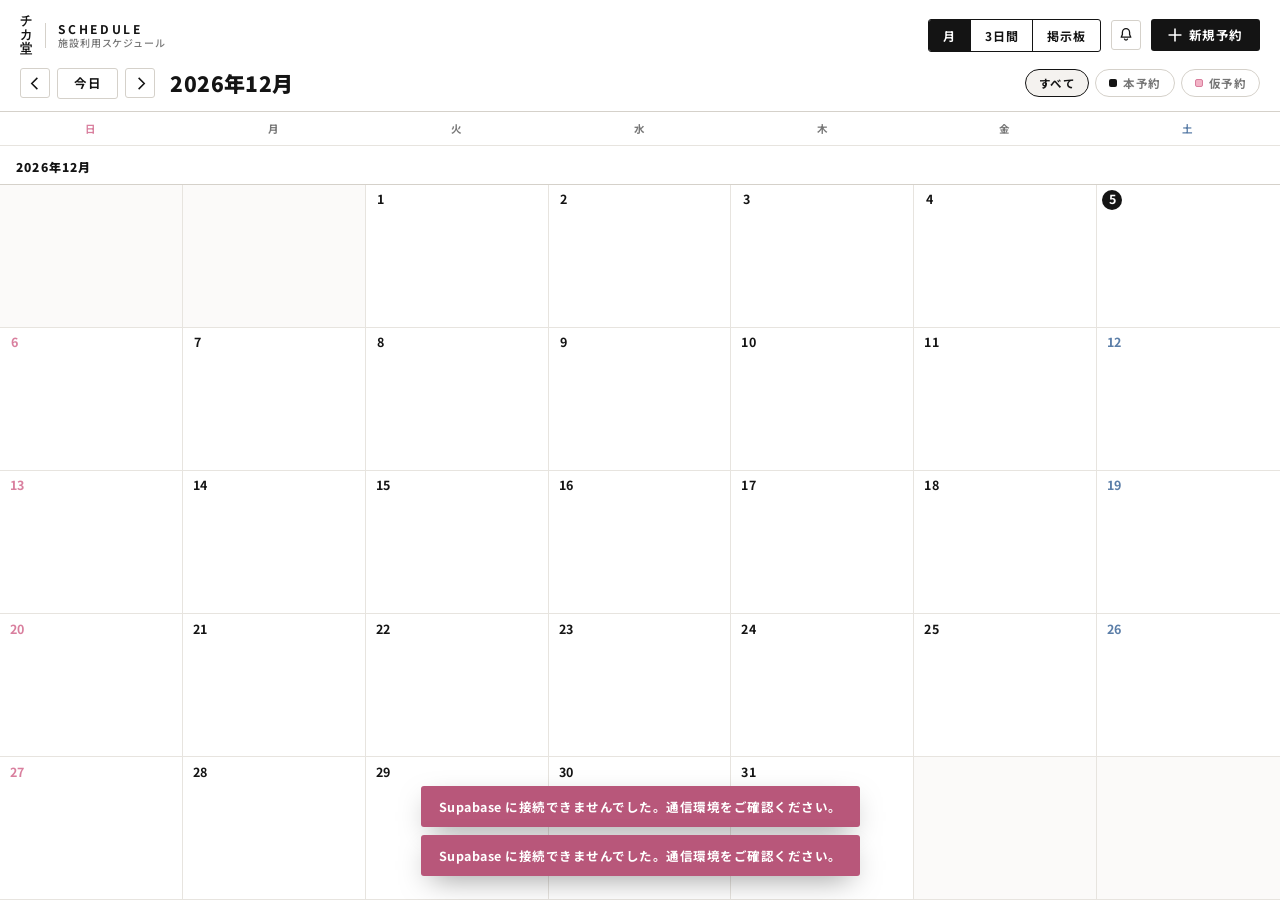
<file: index.html>
<!DOCTYPE html>
<html lang="ja">
<head>
<meta charset="utf-8" />
<meta name="viewport" content="width=device-width, initial-scale=1, viewport-fit=cover" />
<title>チカ堂 スケジュール</title>
<meta name="description" content="チカ堂の施設利用スケジュール管理。月別ビュー・3日間ビュー・イベント相談掲示板。" />
<meta name="theme-color" content="#ffffff" />
<link rel="icon" href="./assets/favicon.svg" type="image/svg+xml" />
<link rel="apple-touch-icon" href="./assets/favicon.svg" />
<link rel="preconnect" href="https://fonts.googleapis.com" />
<link rel="preconnect" href="https://fonts.gstatic.com" crossorigin />
<link href="https://fonts.googleapis.com/css2?family=Noto+Sans+JP:wght@400;500;700;900&display=swap" rel="stylesheet" />
<link rel="stylesheet" href="./css/style.css" />
</head>
<body>

<!-- ============ ヘッダー ============ -->
<header class="app-header">
  <div class="header-main">
    <a class="brand" href="./" aria-label="チカ堂 スケジュール">
      <img class="brand-logo" src="./assets/logo.svg" alt="チカ堂" />
      <span class="brand-text">
        <span class="brand-name">SCHEDULE</span>
        <span class="brand-sub">施設利用スケジュール</span>
      </span>
    </a>

    <div class="header-actions">
      <div class="seg" role="tablist" aria-label="表示切替">
        <button class="seg-btn is-active" role="tab" data-view="month" aria-selected="true">月</button>
        <button class="seg-btn" role="tab" data-view="three" aria-selected="false">3日間</button>
        <button class="seg-btn" role="tab" data-view="board" aria-selected="false">掲示板</button>
      </div>

      <button class="icon-btn notif-btn" id="btn-notif" type="button" aria-label="お知らせ">
        <svg viewBox="0 0 16 16" width="16" height="16" aria-hidden="true">
          <path d="M8 1.6a3.6 3.6 0 0 0-3.6 3.6v2.3L3.2 10.2h9.6L11.6 7.5V5.2A3.6 3.6 0 0 0 8 1.6Z" fill="none" stroke="currentColor" stroke-width="1.3" stroke-linejoin="round"/>
          <path d="M6.5 12.1a1.6 1.6 0 0 0 3 0" fill="none" stroke="currentColor" stroke-width="1.3" stroke-linecap="round"/>
        </svg>
        <span class="notif-badge" id="notif-badge" hidden>0</span>
      </button>

      <button class="btn btn-primary" id="btn-new" type="button">
        <svg viewBox="0 0 16 16" width="14" height="14" aria-hidden="true"><path d="M8 1.5v13M1.5 8h13" stroke="currentColor" stroke-width="1.8" stroke-linecap="square"/></svg>
        <span id="btn-new-label">新規予約</span>
      </button>
    </div>
  </div>

  <div class="header-bar">
    <div class="nav-cluster" id="nav-cluster">
      <button class="icon-btn" id="btn-prev" type="button" aria-label="前へ">
        <svg viewBox="0 0 16 16" width="15" height="15" aria-hidden="true"><path d="M10 2 4 8l6 6" fill="none" stroke="currentColor" stroke-width="1.6"/></svg>
      </button>
      <button class="btn btn-ghost" id="btn-today" type="button">今日</button>
      <button class="icon-btn" id="btn-next" type="button" aria-label="次へ">
        <svg viewBox="0 0 16 16" width="15" height="15" aria-hidden="true"><path d="M6 2l6 6-6 6" fill="none" stroke="currentColor" stroke-width="1.6"/></svg>
      </button>
      <h1 class="period" id="period-label">—</h1>
    </div>

    <div class="filter-cluster" id="filter-cluster">
      <button class="chip-filter is-active" data-filter="all" type="button">すべて</button>
      <button class="chip-filter" data-filter="confirmed" type="button"><i class="dot dot-confirmed"></i>本予約</button>
      <button class="chip-filter" data-filter="tentative" type="button"><i class="dot dot-tentative"></i>仮予約</button>
    </div>
  </div>
</header>

<!-- ============ 本体 ============ -->
<main class="app-main">
  <section id="view-month" class="view"></section>
  <section id="view-three" class="view" hidden></section>
  <section id="view-board" class="view" hidden></section>

  <div class="loading-bar" id="loading-bar" hidden></div>
</main>

<!-- ============ お知らせポップアップ ============ -->
<div class="notif-pop" id="notif-pop" hidden role="dialog" aria-label="お知らせ">
  <div class="notif-head">
    <span class="notif-title">お知らせ<span class="notif-count" id="notif-count"></span></span>
    <div class="notif-head-actions">
      <button class="notif-linkbtn" id="notif-readall" type="button">すべて既読</button>
      <button class="icon-btn icon-btn-plain" id="notif-close" type="button" aria-label="閉じる">
        <svg viewBox="0 0 16 16" width="15" height="15" aria-hidden="true"><path d="M3 3l10 10M13 3L3 13" stroke="currentColor" stroke-width="1.6"/></svg>
      </button>
    </div>
  </div>
  <div class="notif-list" id="notif-list"></div>
</div>

<!-- ============ 予約フォーム ============ -->
<div class="overlay" id="overlay-form" hidden>
  <div class="sheet" role="dialog" aria-modal="true" aria-labelledby="form-title">
    <div class="sheet-head">
      <h2 class="sheet-title" id="form-title">新規予約</h2>
      <button class="icon-btn icon-btn-plain" id="form-close" type="button" aria-label="閉じる">
        <svg viewBox="0 0 16 16" width="16" height="16" aria-hidden="true"><path d="M3 3l10 10M13 3L3 13" stroke="currentColor" stroke-width="1.6"/></svg>
      </button>
    </div>

    <form class="sheet-body" id="reservation-form" novalidate>
      <input type="hidden" name="id" />

      <div class="from-inquiry" id="from-inquiry" hidden></div>
      <div class="from-inquiry is-copy" id="form-copy" hidden></div>

      <div class="field">
        <span class="label">予約区分</span>
        <div class="status-pick">
          <label class="status-opt status-opt-tentative">
            <input type="radio" name="status" value="tentative" checked />
            <span class="status-box">
              <b>仮予約</b>
              <small>未確定・仮押さえ</small>
            </span>
          </label>
          <label class="status-opt status-opt-confirmed">
            <input type="radio" name="status" value="confirmed" />
            <span class="status-box">
              <b>本予約</b>
              <small>確定</small>
            </span>
          </label>
        </div>
      </div>

      <label class="field">
        <span class="label">件名 <i class="req">必須</i></span>
        <input class="input" type="text" name="title" maxlength="80" placeholder="例）m chika. 試験営業" required />
      </label>

      <div class="field">
        <span class="label">利用日時 <i class="req">必須</i><small class="hint">30分単位・日をまたいでも指定できます</small></span>

        <label class="allday-toggle">
          <input type="checkbox" name="all_day" />
          <span class="allday-box"><i class="allday-mark"></i>終日（0:00〜24:00）</span>
        </label>

        <div class="dt-row">
          <span class="dt-tag">開始</span>
          <input class="input dt-date" type="date" name="start_date" required />
          <select class="input select dt-time" name="start_time" required></select>
        </div>
        <div class="dt-row">
          <span class="dt-tag">終了</span>
          <input class="input dt-date" type="date" name="end_date" required />
          <select class="input select dt-time" name="end_time" required></select>
        </div>

        <div class="duration" id="span-label"></div>
      </div>

      <label class="field">
        <span class="label">利用内容 <i class="req">必須</i></span>
        <textarea class="input textarea" name="purpose" rows="3" maxlength="1000" placeholder="例）飲食提供（サンドイッチ・蒸し牡蠣）＋物販。搬入 14:00 / 撤収 22:30。" required></textarea>
      </label>

      <label class="field">
        <span class="label">利用者・団体名</span>
        <input class="input" type="text" name="organizer" maxlength="80" placeholder="例）チカ堂プロジェクト" />
      </label>

      <div class="field-row">
        <label class="field">
          <span class="label">メールアドレス <i class="opt">任意</i></span>
          <input class="input" type="email" name="contact_email" maxlength="120" placeholder="例）info@example.jp" />
        </label>
        <label class="field">
          <span class="label">電話番号 <i class="opt">任意</i></span>
          <input class="input" type="tel" name="contact_phone" maxlength="40" placeholder="例）022-000-0000" />
        </label>
      </div>

      <div class="field-row">
        <label class="field">
          <span class="label">チカ堂担当者 <i class="opt">任意</i></span>
          <input class="input" type="text" name="staff" maxlength="80" placeholder="例）吉田" />
        </label>
        <label class="field field-narrow">
          <span class="label">人数</span>
          <input class="input" type="number" name="headcount" min="0" max="9999" placeholder="—" />
        </label>
      </div>

      <label class="field">
        <span class="label">備考</span>
        <textarea class="input textarea" name="notes" rows="2" maxlength="1000" placeholder="設営や備品などの申し送り"></textarea>
      </label>

      <div class="form-alert" id="form-alert" hidden></div>
    </form>

    <div class="sheet-foot">
      <button class="btn btn-danger-ghost" id="form-delete" type="button" hidden>削除</button>
      <div class="spacer"></div>
      <button class="btn btn-ghost" id="form-cancel" type="button">キャンセル</button>
      <button class="btn btn-primary" id="form-submit" type="button">保存</button>
    </div>
  </div>
</div>

<!-- ============ 予約詳細 ============ -->
<div class="overlay" id="overlay-detail" hidden>
  <div class="sheet sheet-narrow" role="dialog" aria-modal="true" aria-labelledby="detail-title">
    <div class="sheet-head">
      <h2 class="sheet-title" id="detail-title">予約詳細</h2>
      <button class="icon-btn icon-btn-plain" id="detail-close" type="button" aria-label="閉じる">
        <svg viewBox="0 0 16 16" width="16" height="16" aria-hidden="true"><path d="M3 3l10 10M13 3L3 13" stroke="currentColor" stroke-width="1.6"/></svg>
      </button>
    </div>
    <div class="sheet-body" id="detail-body"></div>
    <div class="sheet-foot">
      <button class="btn btn-danger-ghost" id="detail-delete" type="button">削除</button>
      <div class="spacer"></div>
      <button class="btn btn-ghost" id="detail-duplicate" type="button">
        <svg viewBox="0 0 16 16" width="13" height="13" aria-hidden="true"><rect x="2.2" y="2.2" width="8.6" height="8.6" rx="1" fill="none" stroke="currentColor" stroke-width="1.4"/><path d="M5.2 13.8h7a1.6 1.6 0 0 0 1.6-1.6v-7" fill="none" stroke="currentColor" stroke-width="1.4" stroke-linecap="round"/></svg>
        複製
      </button>
      <button class="btn btn-ghost" id="detail-confirm" type="button" hidden>本予約に確定</button>
      <button class="btn btn-primary" id="detail-edit" type="button">編集</button>
    </div>
  </div>
</div>

<!-- ============ 相談フォーム（掲示板） ============ -->
<div class="overlay" id="overlay-inquiry" hidden>
  <div class="sheet" role="dialog" aria-modal="true" aria-labelledby="inquiry-title">
    <div class="sheet-head">
      <h2 class="sheet-title" id="inquiry-title">相談を貼る</h2>
      <button class="icon-btn icon-btn-plain" id="inquiry-close" type="button" aria-label="閉じる">
        <svg viewBox="0 0 16 16" width="16" height="16" aria-hidden="true"><path d="M3 3l10 10M13 3L3 13" stroke="currentColor" stroke-width="1.6"/></svg>
      </button>
    </div>

    <form class="sheet-body" id="inquiry-form" novalidate>
      <input type="hidden" name="id" />

      <p class="sheet-lead">日程が決まっていない利用希望を、付箋にして貼っておけます。<br>日程が固まったら、この相談からそのままカレンダーへ移せます。</p>

      <div class="field">
        <span class="label">相談内容 <i class="req">必須</i></span>
        <div class="status-pick">
          <label class="status-opt status-opt-facility">
            <input type="radio" name="category" value="facility" checked />
            <span class="status-box">
              <b>施設予約</b>
              <small>チカ堂を使いたい</small>
            </span>
          </label>
          <label class="status-opt status-opt-other">
            <input type="radio" name="category" value="other" />
            <span class="status-box">
              <b>その他</b>
              <small>それ以外の問い合わせ</small>
            </span>
          </label>
        </div>
      </div>

      <label class="field">
        <span class="label">件名 <i class="req">必須</i></span>
        <input class="input" type="text" name="title" maxlength="80" placeholder="例）冬のクラフト市（仮）" required />
      </label>

      <label class="field" data-cat="facility">
        <span class="label">希望時期 <i class="opt">任意</i><small class="hint">ざっくりでOK</small></span>
        <input class="input" type="text" name="desired_period" maxlength="120" placeholder="例）12月の週末、平日夜、いつでも" />
      </label>

      <label class="field">
        <span class="label"><span data-cat-text="利用内容|お問い合わせ内容">利用内容</span> <i class="req">必須</i></span>
        <textarea class="input textarea" name="purpose" rows="3" maxlength="2000" placeholder="例）作家12組による展示販売。搬入は前日から。" required></textarea>
      </label>

      <label class="field">
        <span class="label"><span data-cat-text="利用者・団体名|お名前・団体名">利用者・団体名</span></span>
        <input class="input" type="text" name="organizer" maxlength="80" placeholder="例）チカ堂プロジェクト" />
      </label>

      <div class="field-row">
        <label class="field">
          <span class="label">メールアドレス <i class="opt">任意</i></span>
          <input class="input" type="email" name="contact_email" maxlength="120" placeholder="例）info@example.jp" />
        </label>
        <label class="field">
          <span class="label">電話番号 <i class="opt">任意</i></span>
          <input class="input" type="tel" name="contact_phone" maxlength="40" placeholder="例）022-000-0000" />
        </label>
      </div>

      <div class="field-row">
        <label class="field">
          <span class="label">チカ堂担当者 <i class="opt">任意</i></span>
          <input class="input" type="text" name="staff" maxlength="80" placeholder="例）吉田" />
        </label>
        <label class="field field-narrow" data-cat="facility">
          <span class="label">想定人数</span>
          <input class="input" type="number" name="headcount" min="0" max="9999" placeholder="—" />
        </label>
      </div>

      <label class="field" data-cat="facility">
        <span class="label">備考</span>
        <textarea class="input textarea" name="notes" rows="2" maxlength="1000" placeholder="検討中の条件など"></textarea>
      </label>

      <div class="form-alert" id="inquiry-alert" hidden></div>
    </form>

    <div class="sheet-foot">
      <button class="btn btn-danger-ghost" id="inquiry-delete" type="button" hidden>削除</button>
      <div class="spacer"></div>
      <button class="btn btn-ghost" id="inquiry-cancel" type="button">キャンセル</button>
      <button class="btn btn-primary" id="inquiry-submit" type="button">貼る</button>
    </div>
  </div>
</div>

<!-- ============ 相談詳細（掲示板） ============ -->
<div class="overlay" id="overlay-inquiry-detail" hidden>
  <div class="sheet sheet-narrow" role="dialog" aria-modal="true" aria-labelledby="idetail-title">
    <div class="sheet-head">
      <h2 class="sheet-title" id="idetail-title">相談の内容</h2>
      <button class="icon-btn icon-btn-plain" id="idetail-close" type="button" aria-label="閉じる">
        <svg viewBox="0 0 16 16" width="16" height="16" aria-hidden="true"><path d="M3 3l10 10M13 3L3 13" stroke="currentColor" stroke-width="1.6"/></svg>
      </button>
    </div>
    <div class="sheet-body" id="idetail-body"></div>
    <div class="sheet-foot">
      <button class="btn btn-danger-ghost" id="idetail-delete" type="button">削除</button>
      <div class="spacer"></div>
      <button class="btn btn-ghost" id="idetail-reopen" type="button" hidden>相談中に戻す</button>
      <button class="btn btn-ghost" id="idetail-shelve" type="button">見送り</button>
      <button class="btn btn-ghost" id="idetail-edit" type="button">編集</button>
      <button class="btn btn-primary" id="idetail-schedule" type="button">
        <svg viewBox="0 0 16 16" width="13" height="13" aria-hidden="true"><rect x="2" y="3" width="12" height="11" rx="1" fill="none" stroke="currentColor" stroke-width="1.4"/><path d="M2 6.5h12M5 2v2.4M11 2v2.4" stroke="currentColor" stroke-width="1.4" stroke-linecap="round"/></svg>
        <span id="idetail-schedule-label">カレンダーへ</span>
      </button>
    </div>
  </div>
</div>

<div class="toast-wrap" id="toast-wrap" aria-live="polite"></div>

<script type="module" src="./js/app.js"></script>
</body>
</html>
</file>
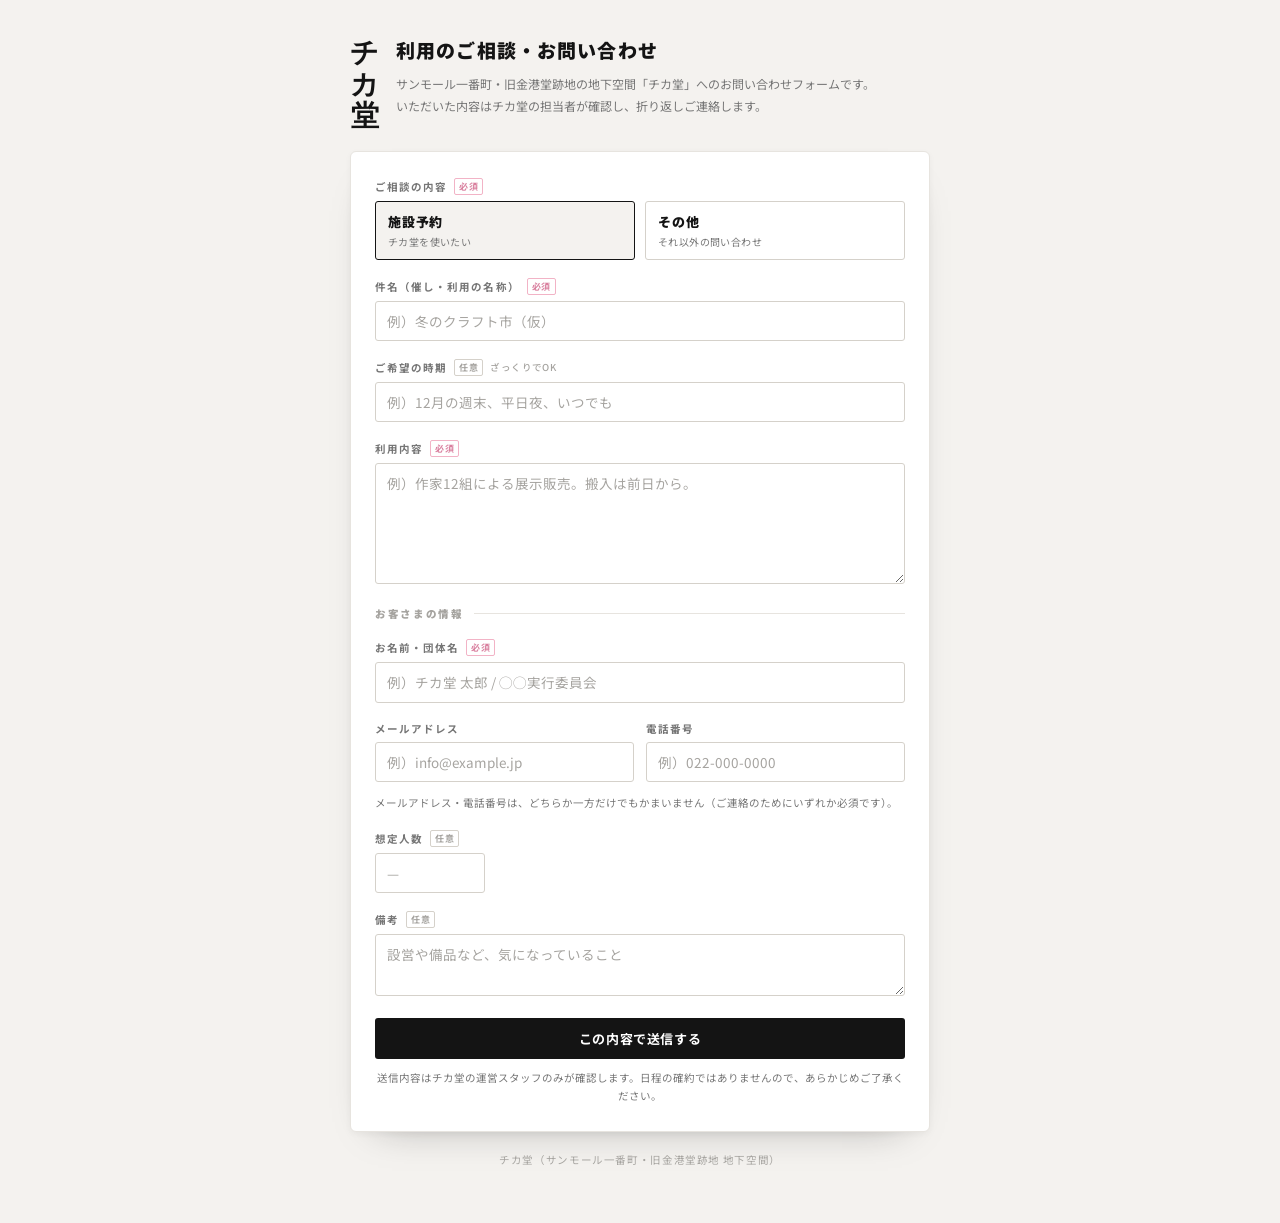
<file: inquiry.html>
<!DOCTYPE html>
<html lang="ja">
<head>
<meta charset="utf-8" />
<meta name="viewport" content="width=device-width, initial-scale=1, viewport-fit=cover" />
<title>チカ堂 利用のご相談・お問い合わせ</title>
<meta name="description" content="チカ堂（サンモール一番町・地下空間）の施設利用のご相談・お問い合わせフォームです。" />
<meta name="theme-color" content="#ffffff" />
<meta name="robots" content="noindex" />
<link rel="icon" href="./assets/favicon.svg" type="image/svg+xml" />
<link rel="apple-touch-icon" href="./assets/favicon.svg" />
<link rel="preconnect" href="https://fonts.googleapis.com" />
<link rel="preconnect" href="https://fonts.gstatic.com" crossorigin />
<link href="https://fonts.googleapis.com/css2?family=Noto+Sans+JP:wght@400;500;700;900&display=swap" rel="stylesheet" />
<link rel="stylesheet" href="./css/style.css" />
</head>
<body class="public-body">

<div class="public-page">
  <header class="public-header">
    <img class="public-logo" src="./assets/logo.svg" alt="チカ堂" />
    <div class="public-headline">
      <h1 class="public-h">利用のご相談・お問い合わせ</h1>
      <p class="public-sub">サンモール一番町・旧金港堂跡地の地下空間「チカ堂」へのお問い合わせフォームです。<br>いただいた内容はチカ堂の担当者が確認し、折り返しご連絡します。</p>
    </div>
  </header>

  <!-- ============ 入力 ============ -->
  <main class="public-card" id="public-card">
    <form id="public-form" novalidate>

      <div class="field">
        <span class="label">ご相談の内容 <i class="req">必須</i></span>
        <div class="status-pick">
          <label class="status-opt status-opt-facility">
            <input type="radio" name="category" value="facility" checked />
            <span class="status-box">
              <b>施設予約</b>
              <small>チカ堂を使いたい</small>
            </span>
          </label>
          <label class="status-opt status-opt-other">
            <input type="radio" name="category" value="other" />
            <span class="status-box">
              <b>その他</b>
              <small>それ以外の問い合わせ</small>
            </span>
          </label>
        </div>
      </div>

      <label class="field">
        <span class="label"><span data-cat-text="件名（催し・利用の名称）|件名（ご用件）">件名（催し・利用の名称）</span> <i class="req">必須</i></span>
        <input class="input" type="text" name="title" maxlength="80" placeholder="例）冬のクラフト市（仮）" required />
      </label>

      <label class="field" data-cat="facility">
        <span class="label">ご希望の時期 <i class="opt">任意</i><small class="hint">ざっくりでOK</small></span>
        <input class="input" type="text" name="desired_period" maxlength="120" placeholder="例）12月の週末、平日夜、いつでも" />
      </label>

      <label class="field">
        <span class="label"><span data-cat-text="利用内容|お問い合わせ内容">利用内容</span> <i class="req">必須</i></span>
        <textarea class="input textarea" name="purpose" rows="5" maxlength="2000" placeholder="例）作家12組による展示販売。搬入は前日から。" required></textarea>
      </label>

      <div class="public-sec">
        <span class="public-sec-h">お客さまの情報</span>
      </div>

      <label class="field">
        <span class="label">お名前・団体名 <i class="req">必須</i></span>
        <input class="input" type="text" name="organizer" maxlength="80" placeholder="例）チカ堂 太郎 / ◯◯実行委員会" required />
      </label>

      <div class="field-row">
        <label class="field">
          <span class="label">メールアドレス</span>
          <input class="input" type="email" name="contact_email" maxlength="120" placeholder="例）info@example.jp" autocomplete="email" />
        </label>
        <label class="field">
          <span class="label">電話番号</span>
          <input class="input" type="tel" name="contact_phone" maxlength="40" placeholder="例）022-000-0000" autocomplete="tel" />
        </label>
      </div>
      <p class="public-note">メールアドレス・電話番号は、どちらか一方だけでもかまいません（ご連絡のためにいずれか必須です）。</p>

      <div class="field-row" data-cat="facility">
        <label class="field field-narrow">
          <span class="label">想定人数 <i class="opt">任意</i></span>
          <input class="input" type="number" name="headcount" min="0" max="9999" placeholder="—" />
        </label>
      </div>

      <label class="field" data-cat="facility">
        <span class="label">備考 <i class="opt">任意</i></span>
        <textarea class="input textarea" name="notes" rows="2" maxlength="1000" placeholder="設営や備品など、気になっていること"></textarea>
      </label>

      <!-- 自動投稿よけ。人には見えません -->
      <div class="public-trap" aria-hidden="true">
        <label>この欄は入力しないでください
          <input type="text" name="website" tabindex="-1" autocomplete="off" />
        </label>
      </div>

      <div class="form-alert" id="public-alert" hidden></div>

      <div class="public-foot">
        <button class="btn btn-primary btn-wide" id="public-submit" type="submit">この内容で送信する</button>
        <p class="public-note">送信内容はチカ堂の運営スタッフのみが確認します。日程の確約ではありませんので、あらかじめご了承ください。</p>
      </div>
    </form>
  </main>

  <!-- ============ 送信完了 ============ -->
  <section class="public-card public-done" id="public-done" hidden>
    <span class="public-done-mark" aria-hidden="true">
      <svg viewBox="0 0 32 32" width="30" height="30"><path d="M7 16.5 13.5 23 25 10" fill="none" stroke="currentColor" stroke-width="2.6" stroke-linecap="round" stroke-linejoin="round"/></svg>
    </span>
    <h2 class="public-done-h">送信しました</h2>
    <p class="public-done-text" id="public-done-text"></p>
    <button class="btn btn-ghost" id="public-again" type="button">続けてもう1件送る</button>
  </section>

  <footer class="public-footer">チカ堂（サンモール一番町・旧金港堂跡地 地下空間）</footer>
</div>

<div class="toast-wrap" id="toast-wrap" aria-live="polite"></div>

<script type="module" src="./js/publicInquiry.js"></script>
</body>
</html>
</file>
<file: css/style.css>
@charset "UTF-8";

/* ==========================================================================
   チカ堂 SCHEDULE
   トンマナ：ポスター準拠（ストーングレー / ピンク / 墨黒）
   ========================================================================== */

:root {
  /* --- ポスター由来のカラー --- */
  --ink:          #141414; /* 墨黒（ロゴ・見出し） */
  --ink-80:       #3d3d3d;
  --ink-55:       #767676;
  --ink-35:       #a6a4a0;
  --pink:         #f2b3c6; /* ポスターのピンク面 */
  --pink-deep:    #d97f9e;
  --pink-dark:    #b8577a;
  --pink-soft:    #fdeef3;
  --amber:        #e2a233; /* その他の問い合わせ（掲示板の黄色い付箋） */
  --amber-deep:   #b87914;
  --amber-dark:   #8a5a06;
  --amber-soft:   #fff6e2;
  --stone:        #c9c6c0; /* ポスターの地色グレー */
  --stone-mid:    #e2dfd9;
  --stone-light:  #f4f2ef;

  --paper:        #ffffff;
  --line:         #e7e4df;
  --line-strong:  #d5d1ca;

  /* --- レイアウト --- */
  --hour-h: 52px;           /* 3日間ビュー 1時間の高さ */
  --gutter-w: 54px;         /* 時間軸の幅 */
  --header-h: 118px;        /* 実測値を JS が上書きする */
  --radius: 3px;

  --shadow-sheet: 0 24px 60px -20px rgba(20, 20, 20, .35), 0 2px 8px rgba(20, 20, 20, .06);
  --shadow-pop: 0 18px 44px -14px rgba(20, 20, 20, .32), 0 2px 6px rgba(20, 20, 20, .07);
  --font: "Noto Sans JP", -apple-system, BlinkMacSystemFont, "Hiragino Kaku Gothic ProN",
          "Yu Gothic", Meiryo, sans-serif;
}

* { box-sizing: border-box; }

/* display を持つコンポーネントでも hidden 属性を確実に効かせる */
[hidden] { display: none !important; }

html, body { margin: 0; padding: 0; height: 100%; }

body {
  font-family: var(--font);
  color: var(--ink);
  background: var(--paper);
  -webkit-font-smoothing: antialiased;
  -webkit-text-size-adjust: 100%;
  display: flex;
  flex-direction: column;
  overflow: hidden;
}

button, input, select, textarea { font-family: inherit; font-size: inherit; color: inherit; }
button { cursor: pointer; }

/* ==========================================================================
   ヘッダー
   ========================================================================== */

.app-header {
  flex: none;
  background: var(--paper);
  border-bottom: 1px solid var(--line-strong);
  padding-top: env(safe-area-inset-top);
  position: relative;
  z-index: 60;
}

.header-main {
  display: flex;
  align-items: center;
  justify-content: space-between;
  gap: 16px;
  padding: 14px 20px 12px;
}

.brand { display: flex; align-items: center; gap: 12px; text-decoration: none; color: inherit; }
.brand-logo { height: 42px; width: auto; display: block; }

.brand-text {
  display: flex;
  flex-direction: column;
  gap: 3px;
  padding-left: 12px;
  border-left: 1px solid var(--line-strong);
}

.brand-name { font-size: 12px; font-weight: 700; letter-spacing: .22em; line-height: 1; }
.brand-sub { font-size: 10px; font-weight: 500; letter-spacing: .08em; color: var(--ink-55); line-height: 1; }

.header-actions { display: flex; align-items: center; gap: 10px; }

/* セグメント（月 / 3日間 / 掲示板） */
.seg {
  display: inline-flex;
  border: 1px solid var(--ink);
  border-radius: var(--radius);
  overflow: hidden;
}

.seg-btn {
  appearance: none;
  border: 0;
  background: transparent;
  padding: 7px 14px;
  font-size: 12px;
  font-weight: 700;
  letter-spacing: .06em;
  color: var(--ink);
  white-space: nowrap;
  transition: background .14s ease, color .14s ease;
}

.seg-btn + .seg-btn { border-left: 1px solid var(--ink); }
.seg-btn:hover { background: var(--stone-light); }
.seg-btn.is-active { background: var(--ink); color: #fff; }

/* ボタン */
.btn {
  appearance: none;
  display: inline-flex;
  align-items: center;
  justify-content: center;
  gap: 7px;
  border-radius: var(--radius);
  border: 1px solid transparent;
  padding: 8px 16px;
  font-size: 12.5px;
  font-weight: 700;
  letter-spacing: .05em;
  line-height: 1;
  white-space: nowrap;
  transition: background .14s ease, color .14s ease, border-color .14s ease, opacity .14s ease;
}

.btn-primary { background: var(--ink); color: #fff; }
.btn-primary:hover { background: #000; }
.btn-ghost { background: transparent; color: var(--ink); border-color: var(--line-strong); }
.btn-ghost:hover { background: var(--stone-light); }
.btn-danger-ghost { background: transparent; color: var(--pink-deep); border-color: transparent; padding-left: 4px; }
.btn-danger-ghost:hover { color: var(--pink-dark); text-decoration: underline; }
.btn:disabled { opacity: .45; pointer-events: none; }

.icon-btn {
  appearance: none;
  display: inline-flex;
  align-items: center;
  justify-content: center;
  width: 30px;
  height: 30px;
  border: 1px solid var(--line-strong);
  border-radius: var(--radius);
  background: var(--paper);
  color: var(--ink);
  transition: background .14s ease;
}

.icon-btn:hover { background: var(--stone-light); }
.icon-btn-plain { border-color: transparent; }

/* お知らせベル */
.notif-btn { position: relative; }
.notif-btn.has-unread { border-color: var(--pink-deep); color: var(--pink-dark); }

.notif-badge {
  position: absolute;
  top: -6px;
  right: -6px;
  min-width: 17px;
  height: 17px;
  padding: 0 4px;
  border-radius: 999px;
  background: var(--pink-deep);
  color: #fff;
  font-size: 10px;
  font-weight: 700;
  line-height: 17px;
  text-align: center;
  letter-spacing: 0;
}

/* 期間バー */
.header-bar {
  display: flex;
  align-items: center;
  justify-content: space-between;
  gap: 16px;
  padding: 0 20px 12px;
  flex-wrap: wrap;
  min-height: 30px;
}

.nav-cluster { display: flex; align-items: center; gap: 7px; }

.period {
  margin: 0 0 0 8px;
  font-size: 21px;
  font-weight: 900;
  letter-spacing: .02em;
  line-height: 1.1;
  white-space: nowrap;
}

.period .period-sub {
  font-size: 12px;
  font-weight: 500;
  color: var(--ink-55);
  letter-spacing: .06em;
  margin-left: 8px;
}

.filter-cluster { display: flex; align-items: center; gap: 6px; }

.chip-filter {
  appearance: none;
  display: inline-flex;
  align-items: center;
  gap: 6px;
  border: 1px solid var(--line-strong);
  background: var(--paper);
  border-radius: 999px;
  padding: 5px 13px;
  font-size: 11.5px;
  font-weight: 700;
  letter-spacing: .04em;
  color: var(--ink-55);
  white-space: nowrap;
  transition: all .14s ease;
}

.chip-filter:hover { background: var(--stone-light); }
.chip-filter.is-active { border-color: var(--ink); color: var(--ink); background: var(--stone-light); }

.chip-count {
  font-size: 10px;
  font-weight: 700;
  color: var(--ink-35);
  font-variant-numeric: tabular-nums;
}

.chip-filter.is-active .chip-count { color: var(--pink-dark); }

.dot { width: 8px; height: 8px; border-radius: 2px; display: inline-block; flex: none; }
.dot-confirmed { background: var(--ink); }
.dot-tentative { background: var(--pink); border: 1px solid var(--pink-deep); }

/* ==========================================================================
   メイン
   ========================================================================== */

.app-main {
  flex: 1 1 auto;
  min-height: 0;
  position: relative;
  display: flex;
  flex-direction: column;
}

.view { flex: 1 1 auto; min-height: 0; display: flex; flex-direction: column; }

.loading-bar {
  position: absolute;
  top: 0; left: 0; right: 0;
  height: 2px;
  background: var(--stone-mid);
  overflow: hidden;
  z-index: 40;
}

.loading-bar::after {
  content: "";
  position: absolute;
  inset: 0;
  background: var(--pink-deep);
  transform: translateX(-100%);
  animation: slide 1.1s ease-in-out infinite;
}

@keyframes slide {
  0%   { transform: translateX(-100%); }
  60%  { transform: translateX(100%); }
  100% { transform: translateX(100%); }
}

/* ==========================================================================
   月別ビュー（1画面＝1か月・スナップして切り替わる）
   ========================================================================== */

.month { display: flex; flex-direction: column; height: 100%; min-height: 0; }

.month-dow {
  flex: none;
  display: grid;
  grid-template-columns: repeat(7, 1fr);
  border-bottom: 1px solid var(--line);
  background: var(--paper);
}

.month-dow span {
  text-align: center;
  padding: 9px 0;
  font-size: 10.5px;
  font-weight: 700;
  letter-spacing: .16em;
  color: var(--ink-55);
}

.month-dow span.is-sat { color: #5b7ea8; }
.month-dow span.is-sun { color: var(--pink-deep); }

.month-scroll {
  flex: 1 1 auto;
  min-height: 0;
  overflow-y: auto;
  overflow-x: hidden;
  overscroll-behavior-y: contain;
  -webkit-overflow-scrolling: touch;
  scroll-snap-type: y mandatory;
  scrollbar-width: none;
  /* 月ブロックの offsetTop がこの要素基準になるよう、位置指定子を持たせる */
  position: relative;
}

.month-scroll::-webkit-scrollbar { display: none; }

.month-block {
  height: 100%;
  scroll-snap-align: start;
  scroll-snap-stop: always;
  display: flex;
  flex-direction: column;
  min-height: 0;
}

.month-block-head {
  flex: none;
  background: var(--paper);
  border-bottom: 1px solid var(--line-strong);
  padding: 7px 16px;
}

.month-block-title { font-size: 12px; font-weight: 900; letter-spacing: .1em; }

.month-grid {
  flex: 1 1 auto;
  min-height: 0;
  display: grid;
  grid-template-columns: repeat(7, minmax(0, 1fr));
}

.mcell {
  border-right: 1px solid var(--line);
  border-bottom: 1px solid var(--line);
  min-width: 0;
  min-height: 0;
  padding: 5px 5px 6px;
  display: flex;
  flex-direction: column;
  gap: 3px;
  background: var(--paper);
  cursor: pointer;
  overflow: hidden;
  transition: background .12s ease;
}

.mcell:nth-child(7n) { border-right: 0; }
.mcell:hover { background: var(--stone-light); }

.mcell.is-blank { background: #fbfaf9; cursor: default; pointer-events: none; }

.mcell-head { display: flex; align-items: center; justify-content: space-between; gap: 4px; flex: none; }

.mcell-num {
  appearance: none;
  border: 0;
  background: transparent;
  color: inherit;
  font-size: 12.5px;
  font-weight: 700;
  letter-spacing: .02em;
  line-height: 1;
  min-width: 20px;
  height: 20px;
  display: inline-flex;
  align-items: center;
  justify-content: center;
  border-radius: 999px;
  padding: 0 5px;
}

.mcell.is-sat .mcell-num { color: #5b7ea8; }
.mcell.is-sun .mcell-num { color: var(--pink-deep); }
.mcell.is-today .mcell-num { background: var(--ink); color: #fff; }

.mcell-count { font-size: 9.5px; font-weight: 700; color: var(--ink-35); letter-spacing: .04em; }

.mcell-body { display: flex; flex-direction: column; gap: 2px; overflow: hidden; min-height: 0; }

.mchip {
  appearance: none;
  display: flex;
  align-items: center;
  gap: 4px;
  border-radius: 2px;
  padding: 2px 5px;
  font-size: 10.5px;
  line-height: 1.25;
  font-weight: 500;
  text-align: left;
  border: 1px solid transparent;
  width: 100%;
  overflow: hidden;
  background: none;
  flex: none;
}

.mchip .mchip-time { font-weight: 700; font-variant-numeric: tabular-nums; flex: none; font-size: 9.5px; }
.mchip .mchip-title {
  overflow: hidden;
  text-overflow: ellipsis;
  white-space: nowrap;
  flex: 1 1 auto;
  min-width: 0;
  letter-spacing: -.02em;
}
.mchip .mchip-idx { font-size: 8.5px; font-weight: 700; opacity: .65; flex: none; font-variant-numeric: tabular-nums; }

.mchip.is-confirmed { background: var(--ink); color: #fff; }
.mchip.is-tentative { background: var(--pink-soft); color: var(--ink); border-color: var(--pink); border-style: dashed; }
.mchip:hover { opacity: .82; }

.mchip-flag {
  font-style: normal;
  font-weight: 900;
  font-size: 9px;
  color: #fff;
  background: var(--pink-deep);
  border-radius: 999px;
  width: 11px;
  height: 11px;
  line-height: 11px;
  text-align: center;
  flex: none;
}

.mchip.is-urgent {
  background: var(--pink);
  border: 1px solid var(--pink-dark);
  border-style: solid;
  color: var(--ink);
  font-weight: 700;
  box-shadow: 0 0 0 1px var(--pink-soft);
}

.mchip-more {
  appearance: none;
  font-size: 9.5px;
  font-weight: 700;
  color: var(--ink-55);
  padding: 0 5px;
  background: none;
  border: 0;
  text-align: left;
  letter-spacing: .02em;
  flex: none;
}

.mchip-more:hover { color: var(--ink); }

/* ==========================================================================
   3日間ビュー（横スクロールで他の日へ）
   ========================================================================== */

.three { display: flex; flex-direction: column; height: 100%; min-height: 0; }

.three-scroll {
  flex: 1 1 auto;
  min-height: 0;
  overflow: auto;
  position: relative;
  -webkit-overflow-scrolling: touch;
  overscroll-behavior: contain;
  scroll-padding-left: var(--gutter-w);
  scroll-snap-type: x proximity;
}

.three-inner { position: relative; }

.three-head {
  position: sticky;
  top: 0;
  z-index: 30;
  background: var(--paper);
  border-bottom: 1px solid var(--line-strong);
}

.three-head-days { display: grid; }
.three-allday { display: grid; border-top: 1px solid var(--line); }

.three-tz, .three-ad-tz {
  position: sticky;
  left: 0;
  z-index: 32;
  background: var(--paper);
  border-right: 1px solid var(--line);
  font-size: 9px;
  font-weight: 700;
  letter-spacing: .06em;
  color: var(--ink-35);
}

.three-tz { display: flex; align-items: flex-end; justify-content: center; padding-bottom: 8px; }
.three-ad-tz { display: flex; align-items: center; justify-content: center; }

.three-day {
  padding: 10px 6px 8px;
  text-align: center;
  border-left: 1px solid var(--line);
  cursor: pointer;
  scroll-snap-align: start;
  position: relative;
}

.three-day:hover { background: var(--stone-light); }

.three-day-dow {
  font-size: 10px;
  font-weight: 700;
  letter-spacing: .14em;
  color: var(--ink-55);
  line-height: 1;
  margin-bottom: 6px;
}

.three-day.is-sat .three-day-dow { color: #5b7ea8; }
.three-day.is-sun .three-day-dow { color: var(--pink-deep); }

.three-day-num {
  font-size: 22px;
  font-weight: 900;
  line-height: 1;
  letter-spacing: .01em;
  display: inline-flex;
  align-items: center;
  justify-content: center;
  min-width: 34px;
  height: 34px;
  border-radius: 999px;
}

.three-day.is-today .three-day-num { background: var(--ink); color: #fff; }

.three-day-mon {
  position: absolute;
  top: 8px;
  left: 6px;
  font-size: 9px;
  font-weight: 900;
  letter-spacing: .04em;
  color: var(--ink);
}

/* 終日帯 */
.ad-col { position: relative; border-left: 1px solid var(--line); overflow: hidden; }

.ad-bar {
  appearance: none;
  position: absolute;
  left: 0;
  right: 0;
  height: 15px;
  border: 1px solid transparent;
  border-left: 0;
  border-right: 0;
  border-radius: 0;
  padding: 0 5px;
  text-align: left;
  overflow: hidden;
  display: flex;
  align-items: center;
  background: var(--ink);
  color: #fff;
}

.ad-bar.is-start { border-radius: 2px 0 0 2px; margin-left: 2px; }
.ad-bar.is-end { border-radius: 0 2px 2px 0; margin-right: 2px; }
.ad-bar.is-start.is-end { border-radius: 2px; }

.ad-bar.is-tentative {
  background: repeating-linear-gradient(135deg, var(--pink-soft) 0 6px, #fff 6px 12px);
  color: var(--ink);
  border-top: 1px dashed var(--pink-deep);
  border-bottom: 1px dashed var(--pink-deep);
}

.ad-bar.is-urgent {
  background: repeating-linear-gradient(135deg, var(--pink) 0 7px, #f9cfdc 7px 14px);
  border-top: 1px solid var(--pink-dark);
  border-bottom: 1px solid var(--pink-dark);
  color: var(--ink);
}

.ad-bar-title {
  font-size: 10px;
  font-weight: 700;
  white-space: nowrap;
  overflow: hidden;
  text-overflow: ellipsis;
}

.ad-more {
  position: absolute;
  right: 3px;
  bottom: 1px;
  font-size: 9px;
  font-weight: 700;
  color: var(--ink-35);
}

.three-body { display: grid; position: relative; }

.three-gutter {
  position: sticky;
  left: 0;
  z-index: 20;
  background: var(--paper);
  border-right: 1px solid var(--line);
}

.three-gutter .hour-label {
  position: absolute;
  right: 8px;
  transform: translateY(-50%);
  font-size: 9.5px;
  font-weight: 700;
  color: var(--ink-35);
  font-variant-numeric: tabular-nums;
  letter-spacing: .02em;
  white-space: nowrap;
}

.three-col {
  position: relative;
  border-left: 1px solid var(--line);
  min-width: 0;
  scroll-snap-align: start;
}

.three-col.is-today { background: #fdfcfb; }

.hour-line { position: absolute; left: 0; right: 0; border-top: 1px solid var(--line); pointer-events: none; }
.half-line { position: absolute; left: 0; right: 0; border-top: 1px dotted #efedea; pointer-events: none; }
.off-hours { position: absolute; left: 0; right: 0; background: #faf9f8; pointer-events: none; }

.slot { position: absolute; left: 0; right: 0; background: transparent; border: 0; padding: 0; }
.slot:hover { background: rgba(242, 179, 198, .18); }

.now-line {
  position: absolute;
  left: 0; right: 0;
  height: 0;
  border-top: 1.5px solid var(--pink-deep);
  z-index: 6;
  pointer-events: none;
}

.now-line::before {
  content: "";
  position: absolute;
  left: -3px; top: -4px;
  width: 7px; height: 7px;
  border-radius: 50%;
  background: var(--pink-deep);
}

/* 予定ブロック */
.evt {
  appearance: none;
  position: absolute;
  background: transparent;
  border-radius: 2px;
  padding: 3px 6px;
  overflow: hidden;
  text-align: left;
  border: 1px solid transparent;
  z-index: 5;
  display: flex;
  flex-direction: column;
  gap: 1px;
  transition: filter .14s ease;
  min-height: 15px;
}

.evt:hover { filter: brightness(1.08); z-index: 8; }

.evt.is-confirmed { background: var(--ink); color: #fff; }

.evt.is-tentative {
  background: repeating-linear-gradient(135deg, var(--pink-soft) 0 6px, #fff 6px 12px);
  color: var(--ink);
  border-color: var(--pink-deep);
  border-style: dashed;
}

.evt.is-urgent {
  background: repeating-linear-gradient(135deg, var(--pink) 0 7px, #f9cfdc 7px 14px);
  border: 2px solid var(--pink-dark);
  border-style: solid;
  color: var(--ink);
}

.evt-time {
  font-size: 9px;
  font-weight: 700;
  font-variant-numeric: tabular-nums;
  letter-spacing: .02em;
  opacity: .82;
  line-height: 1.15;
  white-space: nowrap;
}

.evt-title {
  font-size: 10.5px;
  font-weight: 700;
  line-height: 1.2;
  overflow: hidden;
  display: -webkit-box;
  -webkit-line-clamp: 3;
  -webkit-box-orient: vertical;
  word-break: break-word;
}

.evt-flag {
  font-style: normal;
  font-weight: 900;
  color: #fff;
  background: var(--pink-dark);
  border-radius: 999px;
  display: inline-block;
  width: 12px;
  height: 12px;
  line-height: 12px;
  text-align: center;
  font-size: 9px;
  margin-right: 4px;
  vertical-align: 1px;
}

.evt-idx { font-size: 9px; font-weight: 700; opacity: .72; letter-spacing: .02em; font-variant-numeric: tabular-nums; }

.evt-purpose {
  font-size: 9.5px;
  font-weight: 400;
  line-height: 1.25;
  opacity: .78;
  overflow: hidden;
  display: -webkit-box;
  -webkit-line-clamp: 2;
  -webkit-box-orient: vertical;
  word-break: break-word;
}

.evt.is-short { flex-direction: row; align-items: baseline; gap: 5px; padding: 1px 5px; }
.evt.is-short .evt-title { -webkit-line-clamp: 1; }
.evt.is-short .evt-purpose { display: none; }

/* ==========================================================================
   イベント相談掲示板
   ========================================================================== */

.board { display: flex; flex-direction: column; height: 100%; min-height: 0; }

/* 右上のお知らせポップアップと重ならないよう、操作系は左に寄せて縦に積む */
.board-top {
  flex: none;
  display: flex;
  flex-direction: column;
  align-items: flex-start;
  gap: 14px;
  padding: 18px 24px 16px;
  border-bottom: 1px solid var(--line);
}

.board-lead { display: flex; flex-direction: column; gap: 6px; }
.board-h { margin: 0; font-size: 17px; font-weight: 900; letter-spacing: .06em; }
.board-sub { margin: 0; font-size: 11.5px; line-height: 1.7; color: var(--ink-55); max-width: 52ch; }
.board-tools { display: flex; align-items: center; gap: 10px; flex-wrap: wrap; }

.board-scroll {
  flex: 1 1 auto;
  min-height: 0;
  overflow-y: auto;
  background-color: #fdfcfb;
  background-image: radial-gradient(var(--stone-mid) 1px, transparent 1px);
  background-size: 18px 18px;
}

.board-grid {
  display: grid;
  grid-template-columns: repeat(auto-fill, minmax(224px, 1fr));
  gap: 26px 20px;
  padding: 30px 26px 48px;
}

/* --- 付箋 --- */
.note {
  position: relative;
  border: 1px solid var(--line);
  border-radius: 2px;
  padding: 18px 14px 14px;
  transform: rotate(var(--rot, 0deg));
  transform-origin: 50% 0;
  box-shadow: 0 1px 2px rgba(20, 20, 20, .10), 0 10px 20px -14px rgba(20, 20, 20, .45);
  transition: transform .22s cubic-bezier(.2, .8, .3, 1), box-shadow .22s ease;
  animation: note-in .32s ease both;
  animation-delay: var(--delay, 0ms);
}

.note.is-open { background: #fff; }
.note.is-scheduled { background: var(--pink-soft); }
.note.is-closed { background: #f2f0ec; }

.note:hover {
  transform: rotate(0deg) translateY(-5px);
  box-shadow: 0 3px 6px rgba(20, 20, 20, .10), 0 20px 34px -18px rgba(20, 20, 20, .55);
  z-index: 3;
}

.note.is-fresh { animation: pin-drop .55s cubic-bezier(.2, .85, .3, 1) both; }

@keyframes note-in {
  from { opacity: 0; transform: rotate(var(--rot, 0deg)) translateY(8px); }
  to   { opacity: 1; transform: rotate(var(--rot, 0deg)); }
}

@keyframes pin-drop {
  0%   { opacity: 0; transform: translateY(-34px) rotate(calc(var(--rot, 0deg) * 3)) scale(1.04); }
  55%  { opacity: 1; transform: translateY(5px) rotate(calc(var(--rot, 0deg) * .5)) scale(1); }
  78%  { transform: translateY(-2px) rotate(var(--rot, 0deg)); }
  100% { transform: translateY(0) rotate(var(--rot, 0deg)); }
}

.note-pin {
  position: absolute;
  top: -8px;
  left: 50%;
  margin-left: -8px;
  width: 16px;
  height: 16px;
  border-radius: 50%;
  background:
    radial-gradient(circle at 34% 30%, #ffffff 0 14%, var(--pink-deep) 15% 68%, var(--pink-dark) 69%);
  box-shadow: 0 2px 4px rgba(20, 20, 20, .3);
}

.note.is-scheduled .note-pin,
.note.is-closed .note-pin {
  background: radial-gradient(circle at 34% 30%, #ffffff 0 14%, var(--stone) 15% 68%, #9d9a94 69%);
}

.note-hit {
  appearance: none;
  display: flex;
  flex-direction: column;
  gap: 7px;
  width: 100%;
  background: none;
  border: 0;
  padding: 0;
  text-align: left;
}

.note-title {
  margin: 0;
  font-size: 14px;
  font-weight: 900;
  line-height: 1.45;
  letter-spacing: .01em;
  word-break: break-word;
}

.note-period {
  margin: 0;
  display: flex;
  align-items: baseline;
  gap: 6px;
  font-size: 11px;
  font-weight: 700;
  color: var(--pink-dark);
  line-height: 1.5;
  word-break: break-word;
}

.note-period-tag {
  font-style: normal;
  font-size: 8.5px;
  font-weight: 700;
  letter-spacing: .08em;
  color: var(--ink-55);
  border: 1px solid var(--line-strong);
  border-radius: 2px;
  padding: 1px 4px;
  flex: none;
}

.note-purpose {
  margin: 0;
  font-size: 11.5px;
  line-height: 1.7;
  color: var(--ink-80);
  overflow: hidden;
  display: -webkit-box;
  -webkit-line-clamp: 4;
  -webkit-box-orient: vertical;
  word-break: break-word;
}

.note-foot {
  display: flex;
  flex-wrap: wrap;
  gap: 6px 10px;
  padding-top: 4px;
  border-top: 1px dashed var(--line-strong);
  margin-top: 2px;
}

.note-org { font-size: 10.5px; font-weight: 700; letter-spacing: .04em; }
.note-meta { font-size: 10.5px; color: var(--ink-55); letter-spacing: .04em; }

.note-stamp {
  position: absolute;
  right: 8px;
  bottom: 8px;
  transform: rotate(-11deg);
  border: 2px solid var(--pink-dark);
  color: var(--pink-dark);
  font-size: 10.5px;
  font-weight: 900;
  letter-spacing: .16em;
  padding: 3px 7px 3px 9px;
  border-radius: 3px;
  opacity: .82;
  pointer-events: none;
  mix-blend-mode: multiply;
}

.note-stamp.is-closed { border-color: var(--ink-35); color: var(--ink-35); }

.note.is-scheduled, .note.is-closed { opacity: .88; }
.note.is-scheduled .note-title, .note.is-closed .note-title { color: var(--ink-80); }

/* --- その他の問い合わせ：黄色い付箋で一目で分ける --- */
.note.is-cat-other.is-open { background: var(--amber-soft); }
.note.is-cat-other.is-scheduled { background: #fdf0dd; }
.note.is-cat-other .note-pin {
  background: radial-gradient(circle at 34% 30%, #ffffff 0 14%, var(--amber) 15% 68%, var(--amber-deep) 69%);
}

.note-cat {
  align-self: flex-start;
  font-size: 8.5px;
  font-weight: 900;
  letter-spacing: .12em;
  color: var(--amber-dark);
  background: #fbe6bd;
  border-radius: 2px;
  padding: 2px 6px;
}

/* --- 担当者が決まっていない付箋を目立たせる --- */
.note.is-nostaff {
  border-color: var(--pink-deep);
  box-shadow:
    inset 4px 0 0 var(--pink-deep),
    0 1px 2px rgba(20, 20, 20, .10),
    0 10px 20px -14px rgba(20, 20, 20, .45);
}

.note.is-nostaff:hover {
  box-shadow:
    inset 4px 0 0 var(--pink-deep),
    0 3px 6px rgba(20, 20, 20, .10),
    0 20px 34px -18px rgba(20, 20, 20, .55);
}

.note-nostaff {
  font-size: 10px;
  font-weight: 900;
  letter-spacing: .08em;
  color: #fff;
  background: var(--pink-dark);
  border-radius: 2px;
  padding: 2px 6px;
}

/* --- 外部向けフォームの共有（場所を取らない小さなボタンだけ） --- */
.board-share {
  display: flex;
  align-items: center;
  gap: 6px;
  padding-left: 10px;
  margin-left: 2px;
  border-left: 1px solid var(--line);
}

.board-share-tag {
  font-size: 9px;
  font-weight: 700;
  letter-spacing: .1em;
  color: var(--ink-35);
}

.btn-mini {
  display: inline-flex;
  align-items: center;
  gap: 4px;
  border: 1px solid var(--line-strong);
  border-radius: 2px;
  background: var(--paper);
  color: var(--ink-55);
  font-size: 10px;
  font-weight: 700;
  letter-spacing: .04em;
  line-height: 1;
  padding: 5px 7px;
  text-decoration: none;
  white-space: nowrap;
  transition: all .14s ease;
}

.btn-mini:hover { border-color: var(--ink-35); color: var(--ink); background: var(--stone-light); }

/* その他フィルターはアンバーで色分け */
.chip-filter.chip-other.is-active {
  border-color: var(--amber-deep);
  color: var(--amber-dark);
  background: var(--amber-soft);
}
.chip-filter.chip-other.is-active .chip-count { color: var(--amber-dark); }

.board-empty {
  display: flex;
  flex-direction: column;
  align-items: center;
  gap: 16px;
  padding: 72px 24px;
  text-align: center;
}

.board-empty-pin {
  width: 26px;
  height: 26px;
  border-radius: 50%;
  background: radial-gradient(circle at 34% 30%, #ffffff 0 14%, var(--pink) 15% 68%, var(--pink-deep) 69%);
  box-shadow: 0 3px 7px rgba(20, 20, 20, .22);
  animation: pin-bob 2.4s ease-in-out infinite;
}

@keyframes pin-bob {
  0%, 100% { transform: translateY(0); }
  50% { transform: translateY(-6px); }
}

.board-empty-text { margin: 0; font-size: 12px; color: var(--ink-55); letter-spacing: .06em; }

/* ==========================================================================
   お知らせポップアップ
   ========================================================================== */

.notif-pop {
  position: fixed;
  top: calc(var(--header-h) + 8px);
  right: 16px;
  width: min(400px, calc(100vw - 32px));
  max-height: min(62vh, 560px);
  background: var(--paper);
  border: 1px solid var(--line-strong);
  border-radius: var(--radius);
  box-shadow: var(--shadow-pop);
  display: flex;
  flex-direction: column;
  z-index: 120;
  animation: rise .18s cubic-bezier(.2, .7, .3, 1);
  overflow: hidden;
}

.notif-head {
  flex: none;
  display: flex;
  align-items: center;
  justify-content: space-between;
  gap: 10px;
  padding: 12px 12px 12px 16px;
  border-bottom: 1px solid var(--line);
}

.notif-title { font-size: 12.5px; font-weight: 900; letter-spacing: .1em; }
.notif-count { color: var(--pink-dark); }
.notif-head-actions { display: flex; align-items: center; gap: 6px; }

.notif-linkbtn {
  appearance: none;
  border: 0;
  background: none;
  font-size: 11px;
  font-weight: 700;
  letter-spacing: .04em;
  color: var(--ink-55);
  padding: 4px 6px;
}

.notif-linkbtn:hover { color: var(--ink); text-decoration: underline; }

.notif-list { flex: 1 1 auto; min-height: 0; overflow-y: auto; }
.notif-empty { margin: 0; padding: 28px 16px; text-align: center; font-size: 11.5px; color: var(--ink-35); letter-spacing: .04em; }

.notif-item { display: flex; align-items: stretch; border-bottom: 1px solid var(--line); }
.notif-item:last-child { border-bottom: 0; }
.notif-item.is-deadline { background: var(--pink-soft); }

.notif-main {
  appearance: none;
  flex: 1 1 auto;
  min-width: 0;
  display: flex;
  align-items: flex-start;
  gap: 9px;
  background: none;
  border: 0;
  text-align: left;
  padding: 11px 8px 11px 14px;
}

.notif-main:hover { background: rgba(20, 20, 20, .035); }

.notif-kind {
  flex: none;
  font-size: 9.5px;
  font-weight: 700;
  letter-spacing: .06em;
  padding: 3px 6px;
  border-radius: 2px;
  margin-top: 1px;
  white-space: nowrap;
}

.notif-kind.is-new { background: var(--ink); color: #fff; }
.notif-kind.is-updated { background: var(--stone-mid); color: var(--ink-80); }
.notif-kind.is-board { background: var(--pink); color: var(--ink); }
.notif-kind.is-deadline { background: var(--pink-dark); color: #fff; }

.notif-body { display: flex; flex-direction: column; gap: 3px; min-width: 0; }

.notif-item-title {
  font-size: 12.5px;
  font-weight: 700;
  line-height: 1.35;
  overflow: hidden;
  text-overflow: ellipsis;
  white-space: nowrap;
}

.notif-when { font-size: 10.5px; font-weight: 700; color: var(--ink-55); letter-spacing: .02em; }
.notif-sub { font-size: 10.5px; color: var(--ink-55); line-height: 1.4; }
.notif-item.is-deadline .notif-sub { color: var(--pink-dark); font-weight: 700; }

.notif-dismiss {
  appearance: none;
  flex: none;
  border: 0;
  border-left: 1px solid var(--line);
  background: none;
  font-size: 10px;
  font-weight: 700;
  letter-spacing: .06em;
  color: var(--ink-35);
  padding: 0 12px;
}

.notif-dismiss:hover { background: var(--stone-light); color: var(--ink); }

/* ==========================================================================
   モーダル
   ========================================================================== */

.overlay {
  position: fixed;
  inset: 0;
  background: rgba(20, 20, 20, .42);
  display: flex;
  align-items: center;
  justify-content: center;
  padding: 20px;
  z-index: 140;
  animation: fade .16s ease;
}

@keyframes fade { from { opacity: 0; } to { opacity: 1; } }

.sheet {
  background: var(--paper);
  width: 100%;
  max-width: 560px;
  max-height: calc(100dvh - 40px);
  display: flex;
  flex-direction: column;
  box-shadow: var(--shadow-sheet);
  border-radius: var(--radius);
  animation: rise .2s cubic-bezier(.2, .7, .3, 1);
}

.sheet-narrow { max-width: 460px; }

@keyframes rise { from { transform: translateY(12px); opacity: 0; } to { transform: none; opacity: 1; } }

.sheet-head {
  flex: none;
  display: flex;
  align-items: center;
  justify-content: space-between;
  gap: 12px;
  padding: 18px 20px 14px;
  border-bottom: 1px solid var(--line);
}

.sheet-title { margin: 0; font-size: 15px; font-weight: 900; letter-spacing: .06em; }

.sheet-body {
  flex: 1 1 auto;
  min-height: 0;
  overflow-y: auto;
  padding: 20px;
  display: flex;
  flex-direction: column;
  gap: 15px;
}

.sheet-lead {
  margin: 0;
  font-size: 11.5px;
  line-height: 1.8;
  color: var(--ink-55);
  background: var(--stone-light);
  border-radius: var(--radius);
  padding: 11px 13px;
}

.sheet-foot {
  flex: none;
  display: flex;
  align-items: center;
  gap: 8px;
  padding: 14px 20px;
  border-top: 1px solid var(--line);
  background: #fcfbfa;
  flex-wrap: wrap;
}

.sheet-foot .spacer { flex: 1 1 auto; }

.from-inquiry {
  display: flex;
  flex-direction: column;
  gap: 4px;
  border: 1px dashed var(--pink-deep);
  background: var(--pink-soft);
  border-radius: var(--radius);
  padding: 11px 13px;
  font-size: 11.5px;
  line-height: 1.7;
}

.from-inquiry b { font-size: 10.5px; font-weight: 900; letter-spacing: .1em; color: var(--pink-dark); }

/* 予定の複製で開いたときの案内（相談からの流入と区別してグレーで出す） */
.from-inquiry.is-copy { border-color: var(--line-strong); background: var(--stone-light); }
.from-inquiry.is-copy b { color: var(--ink-80); }

/* フォーム */
.field { display: flex; flex-direction: column; gap: 6px; }
.field-narrow { max-width: 110px; }
.field-row { display: flex; gap: 12px; }
.field-row > .field { flex: 1 1 0; min-width: 0; }

.label {
  font-size: 10.5px;
  font-weight: 700;
  letter-spacing: .1em;
  color: var(--ink-55);
  display: flex;
  align-items: center;
  gap: 7px;
  flex-wrap: wrap;
}

.label .req, .label .opt {
  font-style: normal;
  font-size: 9px;
  font-weight: 700;
  letter-spacing: .06em;
  border-radius: 2px;
  padding: 1px 4px;
}

.label .req { color: var(--pink-deep); border: 1px solid var(--pink); }
.label .opt { color: var(--ink-35); border: 1px solid var(--line-strong); }
.label .hint { font-size: 9.5px; font-weight: 500; color: var(--ink-35); letter-spacing: .04em; }

.input {
  appearance: none;
  width: 100%;
  border: 1px solid var(--line-strong);
  border-radius: var(--radius);
  background: var(--paper);
  padding: 9px 11px;
  font-size: 13.5px;
  line-height: 1.5;
  transition: border-color .14s ease, box-shadow .14s ease;
}

.input:focus {
  outline: none;
  border-color: var(--ink);
  box-shadow: 0 0 0 3px rgba(242, 179, 198, .35);
}

.input:disabled { background: var(--stone-light); color: var(--ink-35); }
.input::placeholder { color: var(--ink-35); }
.textarea { resize: vertical; min-height: 62px; }

.select {
  background-image: url("data:image/svg+xml;charset=UTF-8,%3Csvg xmlns='http://www.w3.org/2000/svg' viewBox='0 0 12 8'%3E%3Cpath d='M1 1.5 6 6.5l5-5' fill='none' stroke='%23767676' stroke-width='1.4'/%3E%3C/svg%3E");
  background-repeat: no-repeat;
  background-position: right 10px center;
  background-size: 10px;
  padding-right: 28px;
  font-variant-numeric: tabular-nums;
}

/* 日時入力 */
.dt-row { display: flex; align-items: center; gap: 8px; }
.dt-row + .dt-row { margin-top: 6px; }

.dt-tag {
  flex: none;
  width: 34px;
  font-size: 10px;
  font-weight: 700;
  letter-spacing: .1em;
  color: var(--ink-55);
}

.dt-date { flex: 1 1 auto; min-width: 0; }
.dt-time { flex: none; width: 108px; }

.allday-toggle { display: inline-flex; align-self: flex-start; cursor: pointer; }
.allday-toggle input { position: absolute; opacity: 0; pointer-events: none; }

.allday-box {
  display: inline-flex;
  align-items: center;
  gap: 8px;
  border: 1px solid var(--line-strong);
  border-radius: var(--radius);
  padding: 7px 12px;
  font-size: 12px;
  font-weight: 700;
  letter-spacing: .04em;
  transition: all .14s ease;
}

.allday-mark {
  width: 14px;
  height: 14px;
  border: 1px solid var(--line-strong);
  border-radius: 2px;
  background: var(--paper);
  position: relative;
  flex: none;
}

.allday-toggle:hover .allday-box { border-color: var(--ink-35); }
.allday-toggle input:checked + .allday-box { border-color: var(--ink); background: var(--stone-light); }
.allday-toggle input:checked + .allday-box .allday-mark { background: var(--ink); border-color: var(--ink); }

.allday-toggle input:checked + .allday-box .allday-mark::after {
  content: "";
  position: absolute;
  left: 4px; top: 1px;
  width: 4px; height: 8px;
  border: solid #fff;
  border-width: 0 2px 2px 0;
  transform: rotate(42deg);
}

.duration { font-size: 10.5px; font-weight: 700; color: var(--ink-55); letter-spacing: .04em; line-height: 1.6; }
.duration.is-warn { color: var(--pink-dark); }

/* 予約区分ピッカー */
.status-pick { display: flex; gap: 10px; }
.status-opt { flex: 1 1 0; min-width: 0; cursor: pointer; }
.status-opt input { position: absolute; opacity: 0; pointer-events: none; }

.status-box {
  display: flex;
  flex-direction: column;
  gap: 3px;
  border: 1px solid var(--line-strong);
  border-radius: var(--radius);
  padding: 10px 12px;
  transition: all .14s ease;
}

.status-box b { font-size: 13px; font-weight: 900; letter-spacing: .06em; }
.status-box small { font-size: 10px; color: var(--ink-55); letter-spacing: .04em; }
.status-opt:hover .status-box { border-color: var(--ink-35); }

.status-opt-tentative input:checked + .status-box {
  border-color: var(--pink-deep);
  border-style: dashed;
  background: var(--pink-soft);
}

.status-opt-confirmed input:checked + .status-box { border-color: var(--ink); background: var(--ink); }
.status-opt-confirmed input:checked + .status-box b { color: #fff; }
.status-opt-confirmed input:checked + .status-box small { color: rgba(255, 255, 255, .7); }

/* 相談の種別ピッカー（施設予約 / その他） */
.status-opt-facility input:checked + .status-box { border-color: var(--ink); background: var(--stone-light); }
.status-opt-other input:checked + .status-box { border-color: var(--amber-deep); background: var(--amber-soft); }
.status-opt-other input:checked + .status-box b { color: var(--amber-dark); }

.form-alert {
  border: 1px solid var(--pink);
  background: var(--pink-soft);
  border-radius: var(--radius);
  padding: 10px 12px;
  font-size: 11.5px;
  line-height: 1.6;
  font-weight: 500;
  color: #9c3f61;
  white-space: pre-line;
}

/* 詳細 */
.detail-status {
  display: inline-flex;
  align-items: center;
  gap: 6px;
  align-self: flex-start;
  font-size: 10.5px;
  font-weight: 700;
  letter-spacing: .1em;
  padding: 4px 10px;
  border-radius: 2px;
}

.detail-status.is-confirmed { background: var(--ink); color: #fff; }
.detail-status.is-tentative { background: var(--pink-soft); color: var(--pink-dark); border: 1px dashed var(--pink-deep); }
.detail-status.is-inq-open { background: var(--pink); color: var(--ink); }
.detail-status.is-inq-scheduled { background: var(--ink); color: #fff; }
.detail-status.is-inq-closed { background: var(--stone-mid); color: var(--ink-80); }

.detail-urgent {
  border: 1px solid var(--pink-dark);
  background: var(--pink);
  border-radius: var(--radius);
  padding: 10px 12px;
  font-size: 11.5px;
  font-weight: 700;
  line-height: 1.6;
  color: var(--ink);
}

.detail-h { margin: 0; font-size: 19px; font-weight: 900; line-height: 1.4; letter-spacing: .01em; word-break: break-word; }

.detail-when {
  display: flex;
  flex-direction: column;
  gap: 4px;
  padding-bottom: 14px;
  border-bottom: 1px solid var(--line);
}

.detail-when-date { font-size: 13.5px; font-weight: 700; letter-spacing: .03em; line-height: 1.6; }
.detail-when-time { font-size: 13px; font-weight: 700; color: var(--ink-80); font-variant-numeric: tabular-nums; }
.detail-when .detail-dur { font-weight: 500; color: var(--ink-55); font-size: 11.5px; }

.detail-list { display: flex; flex-direction: column; gap: 13px; }
.detail-item { display: flex; flex-direction: column; gap: 4px; }
.detail-item dt { font-size: 10px; font-weight: 700; letter-spacing: .12em; color: var(--ink-35); }
.detail-item dd { margin: 0; font-size: 13px; line-height: 1.7; white-space: pre-wrap; word-break: break-word; }

.detail-badges { display: flex; align-items: center; gap: 6px; flex-wrap: wrap; }

.detail-cat {
  display: inline-flex;
  align-items: center;
  font-size: 10px;
  font-weight: 900;
  letter-spacing: .12em;
  border-radius: 2px;
  padding: 4px 8px;
  border: 1px solid var(--line-strong);
  color: var(--ink-55);
}

.detail-cat.is-cat-other { border-color: var(--amber-deep); background: var(--amber-soft); color: var(--amber-dark); }
.detail-cat.is-public { border-style: dashed; }

.detail-item.is-nostaff dt { color: var(--pink-dark); }

.nostaff-tag {
  display: inline-flex;
  align-items: center;
  font-size: 11.5px;
  font-weight: 900;
  letter-spacing: .04em;
  color: #fff;
  background: var(--pink-dark);
  border-radius: 2px;
  padding: 3px 8px;
}
.detail-meta { font-size: 10px; color: var(--ink-35); letter-spacing: .04em; padding-top: 4px; }

/* ==========================================================================
   トースト
   ========================================================================== */

.toast-wrap {
  position: fixed;
  left: 50%;
  bottom: calc(24px + env(safe-area-inset-bottom));
  transform: translateX(-50%);
  display: flex;
  flex-direction: column;
  gap: 8px;
  align-items: center;
  z-index: 200;
  pointer-events: none;
  width: min(92vw, 460px);
}

.toast {
  background: var(--ink);
  color: #fff;
  border-radius: var(--radius);
  padding: 11px 18px;
  font-size: 12.5px;
  font-weight: 700;
  letter-spacing: .04em;
  box-shadow: 0 10px 30px -10px rgba(0, 0, 0, .5);
  animation: rise .2s ease;
  text-align: center;
}

.toast.is-error { background: var(--pink-dark); }

/* ==========================================================================
   レスポンシブ
   ========================================================================== */

@media (max-width: 720px) {
  :root { --gutter-w: 44px; --hour-h: 48px; }

  .header-main { padding: 12px 14px 10px; }
  .brand-logo { height: 34px; }
  .brand-sub { display: none; }
  .header-bar { padding: 0 14px 10px; gap: 10px; }
  .period { font-size: 17px; margin-left: 4px; }
  .period .period-sub { display: none; }
  .btn { padding: 8px 12px; }
  .btn-primary #btn-new-label { display: none; }
  .btn-primary { padding: 8px 11px; }
  .seg-btn { padding: 7px 10px; font-size: 11.5px; }

  .filter-cluster { width: 100%; overflow-x: auto; scrollbar-width: none; }
  .filter-cluster::-webkit-scrollbar { display: none; }

  .month-dow span { padding: 7px 0; font-size: 10px; }
  .month-block-head { padding: 5px 12px; }
  .mcell { padding: 3px 2px 4px; gap: 2px; }
  .mcell-num { font-size: 11px; height: 18px; min-width: 18px; }
  .mcell-count { display: none; }

  /* 5文字ぶんは省略せずに出したいので、件名以外の要素は畳む。
     要確認の「!」バッジも、幅を食わない内側の縦線に置き換える。 */
  .mchip { padding: 1px 2px; font-size: 9px; gap: 2px; border-radius: 1px; }
  .mchip .mchip-time { display: none; }
  .mchip .mchip-idx { display: none; }
  .mchip .mchip-title { letter-spacing: -.045em; }
  .mchip-flag { display: none; }
  .mchip.is-urgent { box-shadow: inset 2.5px 0 0 var(--pink-dark); padding-left: 4px; }
  .mchip-more { font-size: 8.5px; padding: 0 2px; }

  .board-top { padding: 14px 16px 12px; }
  .board-h { font-size: 15px; }
  .board-grid { grid-template-columns: repeat(auto-fill, minmax(150px, 1fr)); gap: 22px 14px; padding: 24px 16px 40px; }
  .note { padding: 16px 11px 12px; }
  .note-title { font-size: 12.5px; }

  .notif-pop {
    top: auto;
    right: 0;
    left: 0;
    bottom: 0;
    width: auto;
    max-height: 72dvh;
    border-radius: 10px 10px 0 0;
    padding-bottom: env(safe-area-inset-bottom);
  }

  .overlay { padding: 0; align-items: flex-end; }

  .sheet {
    max-width: none;
    max-height: 94dvh;
    border-radius: 10px 10px 0 0;
    padding-bottom: env(safe-area-inset-bottom);
  }

  .field-row { flex-direction: column; gap: 15px; }
  .field-narrow { max-width: none; }
  .dt-time { width: 96px; }
  .three-day-num { font-size: 19px; min-width: 30px; height: 30px; }
}

@media (max-width: 420px) {
  .brand-text { display: none; }
  .seg-btn { padding: 7px 8px; }
  .mchip { font-size: 8.5px; }
}

/* ==========================================================================
   外部向け 問い合わせフォーム（inquiry.html）
   アプリ本体とは別に、単独ページとして開かれます。
   ========================================================================== */

.public-body {
  display: block;
  overflow: auto;
  background: var(--stone-light);
  min-height: 100%;
}

.public-page {
  max-width: 620px;
  margin: 0 auto;
  padding: 36px 20px calc(56px + env(safe-area-inset-bottom));
  display: flex;
  flex-direction: column;
  gap: 20px;
}

.public-header { display: flex; align-items: flex-start; gap: 16px; }
.public-logo { width: 30px; height: auto; flex: none; }
.public-headline { display: flex; flex-direction: column; gap: 8px; }
.public-h { margin: 0; font-size: 19px; font-weight: 900; letter-spacing: .06em; line-height: 1.5; }
.public-sub { margin: 0; font-size: 12px; line-height: 1.85; color: var(--ink-55); }

.public-card {
  background: var(--paper);
  border: 1px solid var(--line);
  border-radius: 6px;
  padding: 26px 24px;
  box-shadow: 0 2px 6px rgba(20, 20, 20, .04), 0 18px 40px -28px rgba(20, 20, 20, .4);
}

.public-card form { display: flex; flex-direction: column; gap: 18px; }

.public-sec {
  display: flex;
  align-items: center;
  gap: 10px;
  margin-top: 4px;
}

.public-sec::after { content: ""; flex: 1 1 auto; height: 1px; background: var(--line); }

.public-sec-h {
  font-size: 10.5px;
  font-weight: 900;
  letter-spacing: .16em;
  color: var(--ink-35);
  flex: none;
}

.public-note { margin: -6px 0 0; font-size: 10.5px; line-height: 1.7; color: var(--ink-55); }

.public-foot { display: flex; flex-direction: column; gap: 10px; align-items: stretch; margin-top: 4px; }
.btn-wide { justify-content: center; padding: 13px 18px; font-size: 13px; }
.public-foot .public-note { margin: 0; text-align: center; }

/* 自動投稿よけ。人には見せない */
.public-trap { position: absolute; left: -9999px; width: 1px; height: 1px; overflow: hidden; }

.public-done { display: flex; flex-direction: column; align-items: center; gap: 14px; text-align: center; }
.public-done-mark { color: var(--pink-dark); }
.public-done-h { margin: 0; font-size: 17px; font-weight: 900; letter-spacing: .08em; }
.public-done-text { margin: 0; font-size: 12.5px; line-height: 1.9; color: var(--ink-80); }

.public-footer {
  text-align: center;
  font-size: 10.5px;
  letter-spacing: .06em;
  color: var(--ink-35);
}

@media (max-width: 640px) {
  .public-page { padding: 24px 14px calc(44px + env(safe-area-inset-bottom)); gap: 16px; }
  .public-card { padding: 20px 16px; border-radius: 4px; }
  .public-h { font-size: 17px; }
  .status-pick { gap: 8px; }
}
</file>
